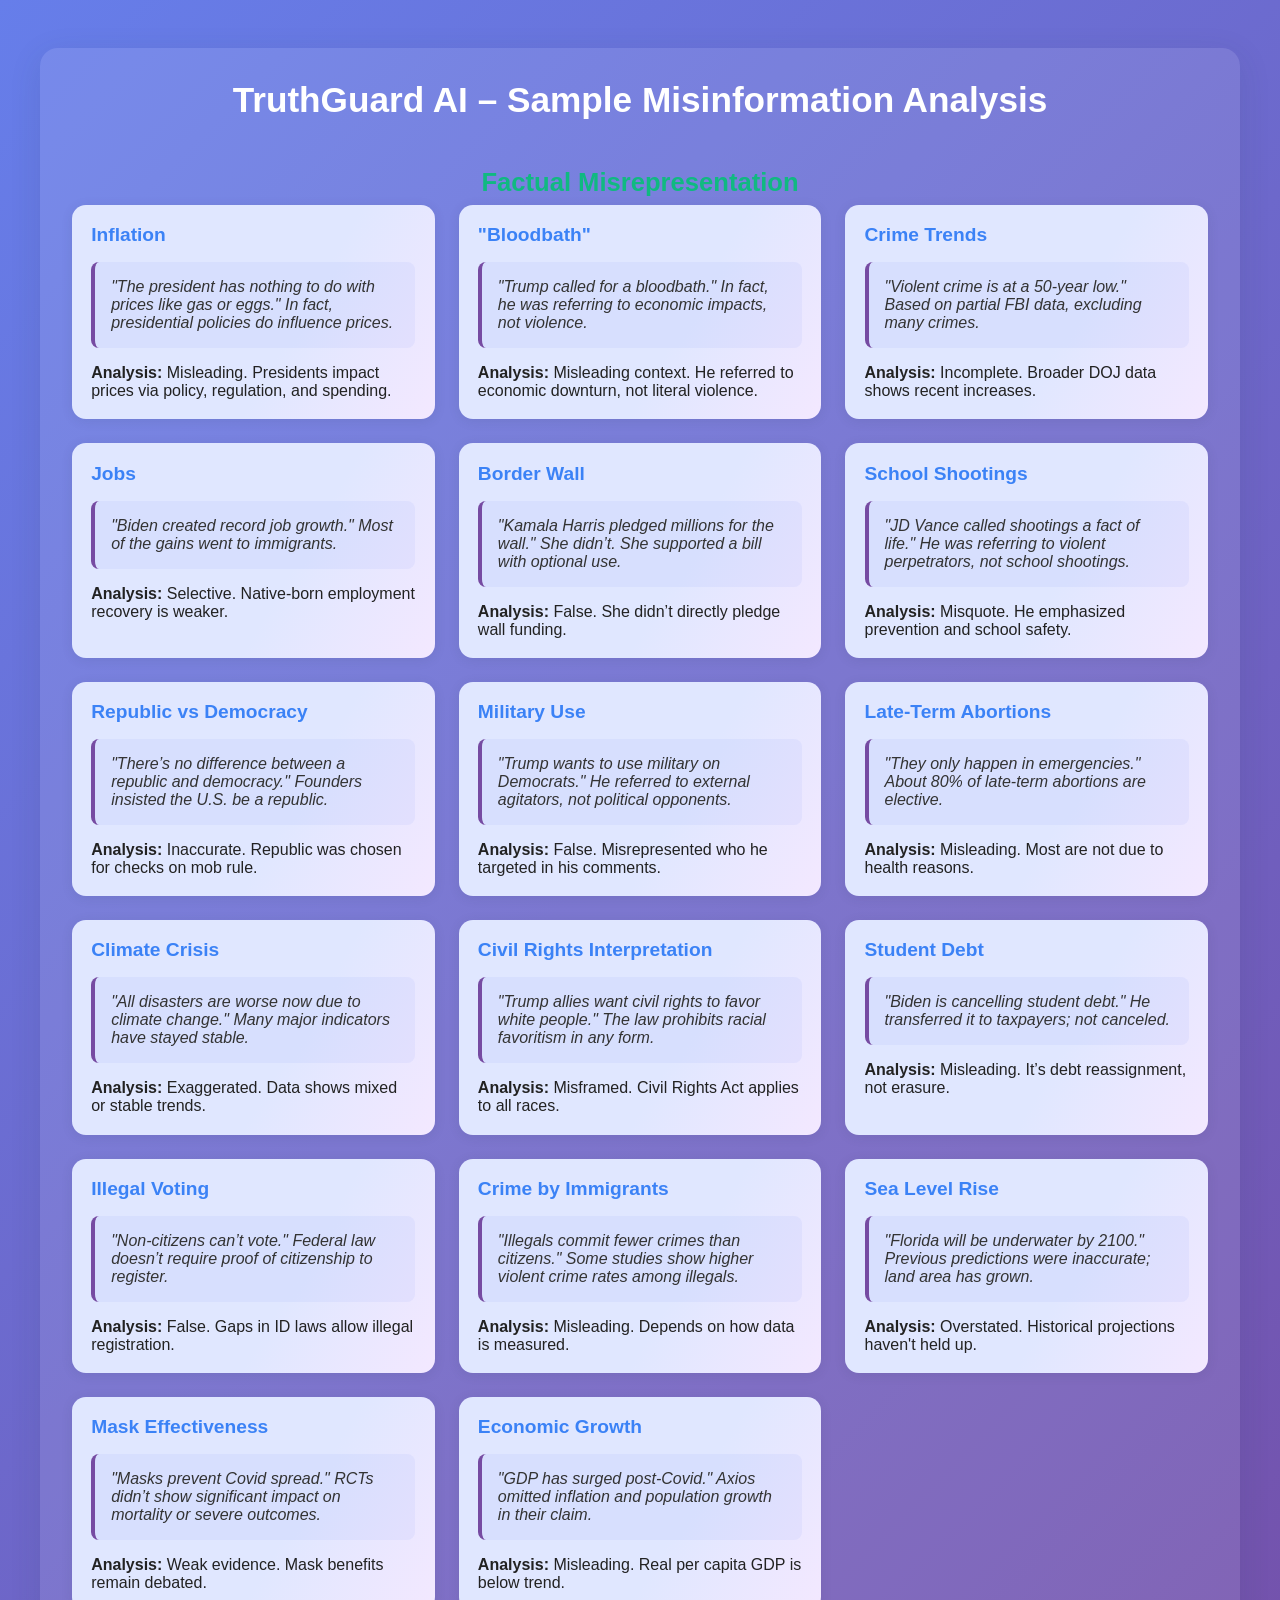
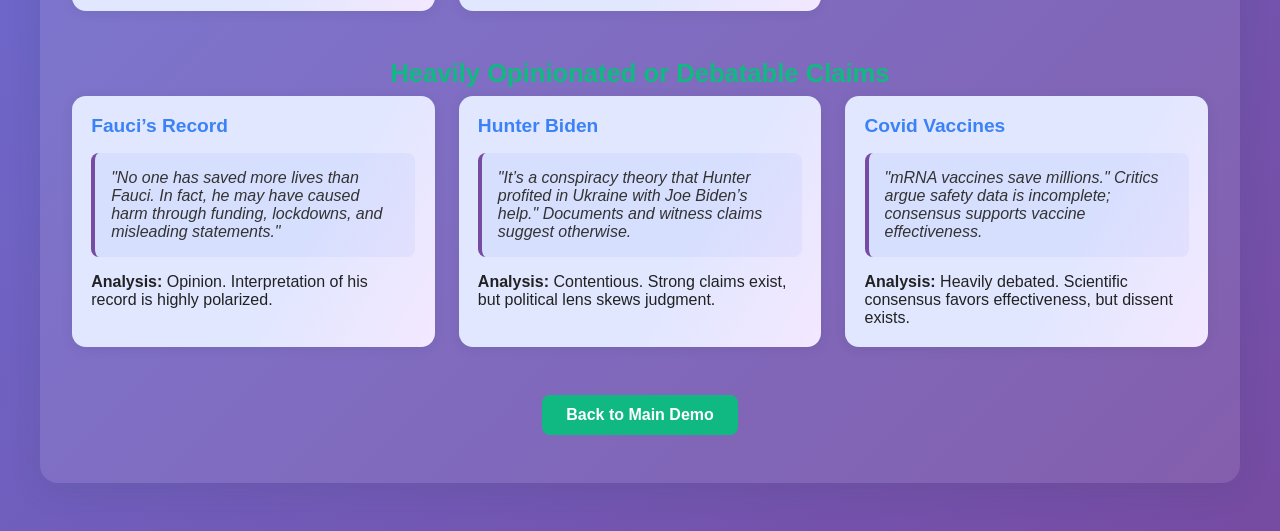
<file: sample-case.html>
<!DOCTYPE html>
<html lang="en">
<head>
    <meta charset="UTF-8">
    <title>Sample Case - TruthGuard AI</title>
    <link rel="stylesheet" href="styles.css">
    <style>
        body {
            min-height: 100vh;
            margin: 0;
            font-family: 'Inter', Arial, sans-serif;
            background: linear-gradient(135deg, #667eea 0%, #764ba2 100%);
            color: #fff;
        }
        .container {
            max-width: 1200px;
            margin: 3rem auto;
            background: rgba(255,255,255,0.10);
            border-radius: 18px;
            box-shadow: 0 8px 32px rgba(44, 62, 80, 0.12);
            padding: 2rem;
        }
        h1 {
            font-size: 2.2rem;
            font-weight: 700;
            color: #fff;
            text-align: center;
            margin-bottom: 2rem;
        }
        .grid {
            display: grid;
            grid-template-columns: repeat(auto-fit, minmax(340px, 1fr));
            gap: 1.5rem;
        }
        .sample-case-card {
            background: linear-gradient(120deg, #e0e7ff 60%, #f3e8ff 100%);
            color: #222;
            border-radius: 14px;
            box-shadow: 0 2px 12px rgba(44, 62, 80, 0.10);
            padding: 1.2rem;
        }
        h2 {
            font-size: 1.2rem;
            color: #3b82f6;
            margin-top: 0;
        }
        blockquote {
            background: rgba(103, 126, 234, 0.08);
            border-left: 4px solid #764ba2;
            padding: 1rem;
            font-style: italic;
            color: #333;
            border-radius: 8px;
            margin: 1rem 0;
        }
        .enter-button {
            display: inline-block;
            margin: 3rem auto 1rem;
            background: #10b981;
            color: #fff;
            padding: 0.7rem 1.5rem;
            border-radius: 8px;
            text-decoration: none;
            font-weight: 600;
            transition: background 0.2s, transform 0.2s;
        }
        .enter-button:hover {
            background: #059669;
            transform: translateY(-2px) scale(1.03);
        }
        .centered-button {
            text-align: center;
        }
        .section-title {
            margin-top: 3rem;
            font-size: 1.6rem;
            color: #10b981;
            text-align: center;
        }
    </style>
</head>
<body>
    <div class="container">
        <h1>TruthGuard AI – Sample Misinformation Analysis</h1>

        <h2 class="section-title">Factual Misrepresentation</h2>
        <div class="grid">
            <div class="sample-case-card">
                <h2>Inflation</h2>
                <blockquote>"The president has nothing to do with prices like gas or eggs." In fact, presidential policies do influence prices.</blockquote>
                <p><strong>Analysis:</strong> Misleading. Presidents impact prices via policy, regulation, and spending.</p>
            </div>

            <div class="sample-case-card">
                <h2>"Bloodbath"</h2>
                <blockquote>"Trump called for a bloodbath." In fact, he was referring to economic impacts, not violence.</blockquote>
                <p><strong>Analysis:</strong> Misleading context. He referred to economic downturn, not literal violence.</p>
            </div>

            <div class="sample-case-card">
                <h2>Crime Trends</h2>
                <blockquote>"Violent crime is at a 50-year low." Based on partial FBI data, excluding many crimes.</blockquote>
                <p><strong>Analysis:</strong> Incomplete. Broader DOJ data shows recent increases.</p>
            </div>

            <div class="sample-case-card">
                <h2>Jobs</h2>
                <blockquote>"Biden created record job growth." Most of the gains went to immigrants.</blockquote>
                <p><strong>Analysis:</strong> Selective. Native-born employment recovery is weaker.</p>
            </div>

            <div class="sample-case-card">
                <h2>Border Wall</h2>
                <blockquote>"Kamala Harris pledged millions for the wall." She didn’t. She supported a bill with optional use.</blockquote>
                <p><strong>Analysis:</strong> False. She didn’t directly pledge wall funding.</p>
            </div>

            <div class="sample-case-card">
                <h2>School Shootings</h2>
                <blockquote>"JD Vance called shootings a fact of life." He was referring to violent perpetrators, not school shootings.</blockquote>
                <p><strong>Analysis:</strong> Misquote. He emphasized prevention and school safety.</p>
            </div>

            <div class="sample-case-card">
                <h2>Republic vs Democracy</h2>
                <blockquote>"There’s no difference between a republic and democracy." Founders insisted the U.S. be a republic.</blockquote>
                <p><strong>Analysis:</strong> Inaccurate. Republic was chosen for checks on mob rule.</p>
            </div>

            <div class="sample-case-card">
                <h2>Military Use</h2>
                <blockquote>"Trump wants to use military on Democrats." He referred to external agitators, not political opponents.</blockquote>
                <p><strong>Analysis:</strong> False. Misrepresented who he targeted in his comments.</p>
            </div>

            <div class="sample-case-card">
                <h2>Late-Term Abortions</h2>
                <blockquote>"They only happen in emergencies." About 80% of late-term abortions are elective.</blockquote>
                <p><strong>Analysis:</strong> Misleading. Most are not due to health reasons.</p>
            </div>

            <div class="sample-case-card">
                <h2>Climate Crisis</h2>
                <blockquote>"All disasters are worse now due to climate change." Many major indicators have stayed stable.</blockquote>
                <p><strong>Analysis:</strong> Exaggerated. Data shows mixed or stable trends.</p>
            </div>

            <div class="sample-case-card">
                <h2>Civil Rights Interpretation</h2>
                <blockquote>"Trump allies want civil rights to favor white people." The law prohibits racial favoritism in any form.</blockquote>
                <p><strong>Analysis:</strong> Misframed. Civil Rights Act applies to all races.</p>
            </div>

            <div class="sample-case-card">
                <h2>Student Debt</h2>
                <blockquote>"Biden is cancelling student debt." He transferred it to taxpayers; not canceled.</blockquote>
                <p><strong>Analysis:</strong> Misleading. It’s debt reassignment, not erasure.</p>
            </div>

            <div class="sample-case-card">
                <h2>Illegal Voting</h2>
                <blockquote>"Non-citizens can’t vote." Federal law doesn’t require proof of citizenship to register.</blockquote>
                <p><strong>Analysis:</strong> False. Gaps in ID laws allow illegal registration.</p>
            </div>

            <div class="sample-case-card">
                <h2>Crime by Immigrants</h2>
                <blockquote>"Illegals commit fewer crimes than citizens." Some studies show higher violent crime rates among illegals.</blockquote>
                <p><strong>Analysis:</strong> Misleading. Depends on how data is measured.</p>
            </div>

            <div class="sample-case-card">
                <h2>Sea Level Rise</h2>
                <blockquote>"Florida will be underwater by 2100." Previous predictions were inaccurate; land area has grown.</blockquote>
                <p><strong>Analysis:</strong> Overstated. Historical projections haven't held up.</p>
            </div>

            <div class="sample-case-card">
                <h2>Mask Effectiveness</h2>
                <blockquote>"Masks prevent Covid spread." RCTs didn’t show significant impact on mortality or severe outcomes.</blockquote>
                <p><strong>Analysis:</strong> Weak evidence. Mask benefits remain debated.</p>
            </div>

            <div class="sample-case-card">
                <h2>Economic Growth</h2>
                <blockquote>"GDP has surged post-Covid." Axios omitted inflation and population growth in their claim.</blockquote>
                <p><strong>Analysis:</strong> Misleading. Real per capita GDP is below trend.</p>
            </div>
        </div>

        <h2 class="section-title">Heavily Opinionated or Debatable Claims</h2>
        <div class="grid">
            <div class="sample-case-card">
                <h2>Fauci’s Record</h2>
                <blockquote>"No one has saved more lives than Fauci. In fact, he may have caused harm through funding, lockdowns, and misleading statements."</blockquote>
                <p><strong>Analysis:</strong> Opinion. Interpretation of his record is highly polarized.</p>
            </div>

            <div class="sample-case-card">
                <h2>Hunter Biden</h2>
                <blockquote>"It’s a conspiracy theory that Hunter profited in Ukraine with Joe Biden’s help." Documents and witness claims suggest otherwise.</blockquote>
                <p><strong>Analysis:</strong> Contentious. Strong claims exist, but political lens skews judgment.</p>
            </div>

            <div class="sample-case-card">
                <h2>Covid Vaccines</h2>
                <blockquote>"mRNA vaccines save millions." Critics argue safety data is incomplete; consensus supports vaccine effectiveness.</blockquote>
                <p><strong>Analysis:</strong> Heavily debated. Scientific consensus favors effectiveness, but dissent exists.</p>
            </div>
        </div>

        <div class="centered-button">
            <a href="welcome.html" class="enter-button">Back to Main Demo</a>
        </div>
    </div>
</body>
</html>
</file>
<file: styles.css>
/* Reset and Base Styles */
* {
    margin: 0;
    padding: 0;
    box-sizing: border-box;
}

:root {
    --primary: #3b82f6;
    --primary-hover: #2563eb;
    --success: #10b981;
    --warning: #f59e0b;
    --error: #ef4444;
    --background: #ffffff;
    --foreground: #1f2937;
    --muted: #f9fafb;
    --muted-foreground: #6b7280;
    --border: #e5e7eb;
    --card: #ffffff;
    --card-foreground: #1f2937;
    --radius: 0.5rem;
}

body {
    font-family: 'Inter', Arial, sans-serif;
    background: linear-gradient(135deg, #667eea 0%, #764ba2 100%);
    color: var(--foreground);
    min-height: 100vh;
}

.container {
    max-width: 1200px;
    margin: 0 auto;
    padding: 2rem 1rem;
}

/* Header */
.header {
    background: rgba(255,255,255,0.10);
    box-shadow: 0 8px 32px rgba(44, 62, 80, 0.12);
    border-bottom: 1px solid var(--border);
    position: sticky;
    top: 0;
    z-index: 100;
}

.header-content {
    display: flex;
    align-items: center;
    justify-content: space-between;
    gap: 2rem;
}

.brand {
    display: flex;
    align-items: center;
    gap: 1rem;
}

.brand-icon {
    background: linear-gradient(135deg, #667eea 0%, #764ba2 100%);
    border-radius: 50%;
    width: 48px;
    height: 48px;
    display: flex;
    align-items: center;
    justify-content: center;
    color: #fff;
    font-size: 2rem;
}

.brand-title {
    font-size: 2rem;
    font-weight: 700;
    color: #fff;
}

.brand-subtitle {
    font-size: 1rem;
    color: #e0e7ff;
    margin-left: 0.5rem;
}

nav {
    display: flex;
    gap: 1rem;
}

.nav-link {
    background: none;
    border: none;
    color: #fff;
    font-size: 1rem;
    font-weight: 600;
    padding: 0.5rem 1.2rem;
    border-radius: 20px;
    cursor: pointer;
    transition: background 0.2s, color 0.2s;
}

.nav-link:hover,
.nav-link:focus {
    background: rgba(255,255,255,0.15);
    color: #ffd93d;
}

.nav-link-primary {
    background: #ffd93d;
    color: #333;
}

.mobile-menu-btn {
    display: none;
    background: none;
    border: none;
    color: #fff;
    font-size: 2rem;
    cursor: pointer;
}

.mobile-menu {
    display: none;
}

.college-logo-fixed {
    position: absolute;
    top: 1.5rem;
    left: 2rem;
    width: 80px;
    height: 80px;
    object-fit: contain;
    z-index: 10;
    background: none;
    border: none;
}

@media (max-width: 900px) {
    .college-logo-fixed {
        top: 1rem;
        left: 1rem;
        width: 60px;
        height: 60px;
    }
}

@media (max-width: 768px) {
    .header-content {
        flex-direction: column;
        align-items: flex-start;
        gap: 1rem;
    }
    nav {
        display: none;
    }
    .mobile-menu-btn {
        display: block;
    }
    .mobile-menu {
        display: block;
        position: absolute;
        top: 100%;
        left: 0;
        width: 100%;
        background: rgba(44,62,80,0.98);
        z-index: 999;
        padding: 1rem 0;
        box-shadow: 0 8px 32px rgba(44, 62, 80, 0.12);
        border-bottom-left-radius: 1rem;
        border-bottom-right-radius: 1rem;
    }
    .mobile-nav {
        display: flex;
        flex-direction: column;
        gap: 1rem;
        align-items: center;
    }
    .mobile-nav-link {
        background: none;
        border: none;
        color: #fff;
        font-size: 1.1rem;
        font-weight: 600;
        padding: 0.7rem 2rem;
        border-radius: 20px;
        cursor: pointer;
        transition: background 0.2s, color 0.2s;
    }
    .mobile-nav-link-primary {
        background: #ffd93d;
        color: #333;
    }
}

/* Detection Section */
.detection-section {
    background: rgba(255,255,255,0.10);
    border-radius: 18px;
    box-shadow: 0 8px 32px rgba(44, 62, 80, 0.12);
    margin-top: 2rem;
    margin-bottom: 2rem;
    padding: 2rem 0;
}

.section-header {
    text-align: center;
    margin-bottom: 2rem;
}

.section-title {
    font-size: 2.2rem;
    font-weight: 700;
    color: #fff;
    margin-bottom: 0.5rem;
}

.section-description {
    color: #e0e7ff;
    font-size: 1.1rem;
    opacity: 0.9;
}

/* Detection Form */
.detection-form-card {
    background: #fff;
    border-radius: 1rem;
    box-shadow: 0 2px 12px rgba(44, 62, 80, 0.10);
    padding: 2rem;
    margin-bottom: 2rem;
    max-width: 700px;
    margin-left: auto;
    margin-right: auto;
}

.detection-form {
    display: flex;
    flex-direction: column;
    gap: 1.5rem;
}

.form-group {
    display: flex;
    flex-direction: column;
    gap: 0.5rem;
}

.form-label {
    font-weight: 600;
    color: #3b82f6;
}

.form-textarea {
    border: 1px solid var(--border);
    border-radius: 0.5rem;
    padding: 1rem;
    font-size: 1.1rem;
    min-height: 120px;
    resize: vertical;
    font-family: inherit;
    background: #f9fafb;
    color: #222;
    transition: border 0.2s;
}

.form-textarea:focus {
    border-color: #3b82f6;
    outline: none;
}

.form-actions {
    display: flex;
    gap: 1rem;
    justify-content: flex-end;
}

.btn {
    padding: 0.7rem 2rem;
    border-radius: 8px;
    border: none;
    font-size: 1.1rem;
    font-weight: 600;
    cursor: pointer;
    transition: background 0.2s, transform 0.2s;
    display: flex;
    align-items: center;
    gap: 0.5rem;
}

.btn:disabled {
    opacity: 0.6;
    cursor: not-allowed;
}

.btn-primary {
    background: #3b82f6;
    color: #fff;
}

.btn-primary:hover:not(:disabled) {
    background: #2563eb;
    transform: translateY(-2px) scale(1.03);
}

.btn-secondary {
    background: #e0e7ff;
    color: #3b82f6;
}

.btn-secondary:hover:not(:disabled) {
    background: #c7d2fe;
    color: #1e40af;
    transform: translateY(-2px) scale(1.03);
}

/* Results Section */
.results-section {
    margin-top: 2rem;
}

.results-card {
    background: #fff;
    border-radius: 1rem;
    box-shadow: 0 2px 12px rgba(44, 62, 80, 0.10);
    padding: 2rem;
    margin-bottom: 2rem;
}

.results-header {
    display: flex;
    align-items: center;
    justify-content: space-between;
    margin-bottom: 1rem;
}

.results-title {
    font-size: 1.5rem;
    font-weight: 700;
    color: #3b82f6;
}

.processing-time {
    color: #6b7280;
    font-size: 0.95rem;
    display: flex;
    align-items: center;
    gap: 0.3rem;
}

/* Confidence Score */
.confidence-section {
    margin-bottom: 1.5rem;
}

.confidence-header {
    display: flex;
    align-items: center;
    justify-content: space-between;
    margin-bottom: 0.5rem;
}

.confidence-label {
    color: #6b7280;
    font-size: 1rem;
}

.confidence-score {
    font-size: 1.3rem;
    font-weight: 700;
    color: #3b82f6;
}

.confidence-score.high {
    color: #10b981;
}
.confidence-score.medium {
    color: #f59e0b;
}
.confidence-score.low {
    color: #ef4444;
}

.progress-bar {
    width: 100%;
    height: 12px;
    background: #e5e7eb;
    border-radius: 6px;
    overflow: hidden;
    margin-bottom: 0.5rem;
}

.progress-fill {
    height: 100%;
    background: #3b82f6;
    transition: width 0.4s;
}

.progress-fill.high {
    background: #10b981;
}
.progress-fill.medium {
    background: #f59e0b;
}
.progress-fill.low {
    background: #ef4444;
}

.progress-labels {
    display: flex;
    justify-content: space-between;
    font-size: 0.95rem;
    color: #6b7280;
    opacity: 0.8;
}

/* Result Cards */
.result-cards {
    display: flex;
    gap: 1.5rem;
    margin-bottom: 1.5rem;
    flex-wrap: wrap;
}

.result-card {
    flex: 1 1 250px;
    background: #f9fafb;
    border-radius: 0.8rem;
    padding: 1.2rem;
    box-shadow: 0 1px 6px rgba(44, 62, 80, 0.07);
    min-width: 220px;
}

.result-card-header {
    display: flex;
    align-items: center;
    gap: 0.7rem;
    margin-bottom: 0.5rem;
}

.result-card-title {
    font-size: 1.1rem;
    font-weight: 700;
    color: #3b82f6;
}

.result-card-description {
    font-size: 1rem;
    color: #374151;
    opacity: 0.9;
}

/* Analysis Breakdown */
.analysis-breakdown {
    margin-bottom: 1.5rem;
}

.breakdown-title {
    font-size: 1.1rem;
    font-weight: 700;
    color: #3b82f6;
    margin-bottom: 0.7rem;
}

.factors-list {
    display: flex;
    flex-direction: column;
    gap: 0.7rem;
}

.factor-item {
    background: #e0e7ff;
    border-radius: 0.5rem;
    padding: 0.7rem 1rem;
    display: flex;
    align-items: center;
    gap: 1rem;
}

.factor-content {
    flex: 1;
}

.factor-text {
    font-size: 1rem;
    color: #222;
}

.factor-risk {
    font-size: 0.95rem;
    font-weight: 600;
    padding: 0.3rem 0.8rem;
    border-radius: 1rem;
    background: #f3f4f6;
    color: #6b7280;
}

.factor-risk.high {
    background: #fee2e2;
    color: #ef4444;
}
.factor-risk.medium {
    background: #fef9c3;
    color: #f59e0b;
}
.factor-risk.low {
    background: #d1fae5;
    color: #10b981;
}

/* Recommendation */
.recommendation {
    background: #e0e7ff;
    border-radius: 0.7rem;
    padding: 1rem 1.2rem;
    margin-bottom: 1.5rem;
}

.recommendation-title {
    font-size: 1rem;
    font-weight: 700;
    color: #3b82f6;
    margin-bottom: 0.3rem;
}

.recommendation-text {
    color: #374151;
    font-size: 1rem;
}

/* Sample Articles */
.samples-section {
    margin-top: 2rem;
    margin-bottom: 2rem;
}

.samples-grid {
    display: grid;
    grid-template-columns: repeat(auto-fit, minmax(260px, 1fr));
    gap: 1.5rem;
    margin-top: 2rem;
}

.sample-card {
    background: linear-gradient(120deg, #e0e7ff 60%, #f3e8ff 100%);
    color: #222;
    border-radius: 14px;
    box-shadow: 0 2px 12px rgba(44, 62, 80, 0.10);
    padding: 1.2rem;
    transition: transform 0.2s;
}

.sample-card:hover {
    transform: translateY(-4px) scale(1.03);
}

.sample-card-header {
    display: flex;
    align-items: center;
    gap: 0.7rem;
    margin-bottom: 0.5rem;
}

.sample-badge {
    font-size: 0.85rem;
    font-weight: 700;
    padding: 0.2rem 0.8rem;
    border-radius: 1rem;
    background: #e0e7ff;
    color: #3b82f6;
}

.sample-badge.real {
    background: #d1fae5;
    color: #10b981;
}
.sample-badge.fake {
    background: #fee2e2;
    color: #ef4444;
}
.sample-badge.misleading {
    background: #fef9c3;
    color: #f59e0b;
}

.sample-title {
    font-size: 1.1rem;
    font-weight: 700;
    color: #3b82f6;
}

.sample-description {
    font-size: 0.98rem;
    color: #374151;
    opacity: 0.9;
}

/* Risk Radar Chart */
.risk-radar-section {
    margin-top: 2rem;
    margin-bottom: 2rem;
    text-align: center;
}

.radar-container {
    display: flex;
    flex-direction: column;
    align-items: center;
}

.radar-legend {
    display: flex;
    gap: 1.5rem;
    margin-top: 1rem;
    justify-content: center;
}

.legend-item {
    display: flex;
    align-items: center;
    gap: 0.5rem;
    font-size: 0.95rem;
    color: #374151;
}

.legend-color {
    display: inline-block;
    width: 16px;
    height: 16px;
    border-radius: 4px;
}

.legend-color.medical { background: #3b82f6; }
.legend-color.political { background: #ef4444; }
.legend-color.economic { background: #f59e0b; }
.legend-color.social { background: #10b981; }

/* Education Section */
.education-section {
    margin-top: 2rem;
    margin-bottom: 2rem;
}

.education-cards {
    display: grid;
    grid-template-columns: repeat(auto-fit, minmax(220px, 1fr));
    gap: 1.5rem;
    margin-top: 2rem;
}

.education-card {
    background: #fff;
    border-radius: 1rem;
    box-shadow: 0 2px 12px rgba(44, 62, 80, 0.10);
    padding: 1.2rem;
    text-align: center;
}

.education-icon {
    font-size: 2.2rem;
    margin-bottom: 0.7rem;
    display: flex;
    align-items: center;
    justify-content: center;
}

.education-icon-primary { color: #3b82f6; }
.education-icon-success { color: #10b981; }
.education-icon-warning { color: #f59e0b; }
.education-icon-error { color: #ef4444; }

.education-card-title {
    font-size: 1.1rem;
    font-weight: 700;
    color: #3b82f6;
}

.education-card-description {
    font-size: 0.98rem;
    color: #374151;
    opacity: 0.9;
}

/* AI Explanation */
.ai-explanation {
    margin-top: 2.5rem;
}

.ai-explanation-title {
    font-size: 1.2rem;
    font-weight: 700;
    color: #3b82f6;
    margin-bottom: 1rem;
}

.ai-features {
    display: flex;
    gap: 1.5rem;
    flex-wrap: wrap;
    justify-content: center;
}

.ai-feature {
    background: #f9fafb;
    border-radius: 0.8rem;
    padding: 1rem;
    min-width: 220px;
    max-width: 300px;
    flex: 1 1 220px;
    text-align: center;
    box-shadow: 0 1px 6px rgba(44, 62, 80, 0.07);
}

.ai-feature-icon {
    font-size: 2rem;
    margin-bottom: 0.5rem;
    display: flex;
    align-items: center;
    justify-content: center;
}

.ai-feature-icon-blue { color: #3b82f6; }
.ai-feature-icon-green { color: #10b981; }
.ai-feature-icon-purple { color: #764ba2; }

.ai-feature-title {
    font-size: 1rem;
    font-weight: 700;
    color: #3b82f6;
}

.ai-feature-description {
    font-size: 0.98rem;
    color: #374151;
    opacity: 0.9;
}

/* Analytics Section */
.analytics-section {
    margin-top: 2rem;
    margin-bottom: 2rem;
}

.analytics-stats {
    display: flex;
    gap: 1.5rem;
    margin-top: 2rem;
    flex-wrap: wrap;
    justify-content: center;
}

.stat-card {
    background: #fff;
    border-radius: 1rem;
    box-shadow: 0 2px 12px rgba(44, 62, 80, 0.10);
    padding: 1.2rem;
    min-width: 180px;
    text-align: center;
}

.stat-value {
    font-size: 2rem;
    font-weight: 700;
    color: #3b82f6;
}

.stat-label {
    font-size: 1rem;
    color: #6b7280;
    margin-top: 0.3rem;
}

/* Recent Activity */
.recent-activity {
    margin-top: 2.5rem;
}

.activity-title {
    font-size: 1.1rem;
    font-weight: 700;
    color: #3b82f6;
    margin-bottom: 1rem;
}

.activity-list {
    display: flex;
    flex-direction: column;
    gap: 1rem;
}

.activity-item {
    background: #f9fafb;
    border-radius: 0.8rem;
    padding: 1rem;
    display: flex;
    align-items: center;
    gap: 1rem;
    box-shadow: 0 1px 6px rgba(44, 62, 80, 0.07);
}

.activity-item-content {
    display: flex;
    align-items: center;
    gap: 1rem;
    flex: 1;
}

.activity-dot {
    width: 16px;
    height: 16px;
    border-radius: 50%;
    background: #e0e7ff;
}

.activity-dot.success { background: #10b981; }
.activity-dot.warning { background: #f59e0b; }
.activity-dot.error { background: #ef4444; }

.activity-details {
    display: flex;
    flex-direction: column;
    gap: 0.2rem;
}

.activity-title-text {
    font-size: 1rem;
    font-weight: 700;
    color: #3b82f6;
}

.activity-subtitle {
    font-size: 0.95rem;
    color: #374151;
    opacity: 0.8;
}

.activity-category {
    font-size: 0.95rem;
    font-weight: 600;
    color: #6b7280;
    background: #e0e7ff;
    border-radius: 1rem;
    padding: 0.3rem 0.8rem;
}

/* Footer */
.footer {
    background: rgba(255,255,255,0.10);
    border-top: 1px solid var(--border);
    margin-top: 2rem;
    padding: 2rem 0 1rem 0;
}

.footer-content {
    display: flex;
    gap: 2rem;
    flex-wrap: wrap;
    justify-content: space-between;
    margin-bottom: 1.5rem;
}

.footer-brand {
    flex: 1 1 220px;
}

.footer-brand-header {
    display: flex;
    align-items: center;
    gap: 0.7rem;
    margin-bottom: 0.5rem;
}

.footer-brand-icon {
    font-size: 2rem;
    color: #3b82f6;
}

.footer-brand-title {
    font-size: 1.2rem;
    font-weight: 700;
    color: #3b82f6;
}

.footer-brand-description {
    color: #374151;
    font-size: 0.98rem;
    opacity: 0.9;
    margin-bottom: 0.7rem;
}

.footer-social {
    display: flex;
    gap: 1rem;
    margin-top: 0.5rem;
}

.social-link {
    color: #3b82f6;
    font-size: 1.2rem;
    transition: color 0.2s;
}

.social-link:hover {
    color: #10b981;
}

.footer-links {
    flex: 1 1 180px;
}

.footer-links-title {
    font-size: 1rem;
    font-weight: 700;
    color: #3b82f6;
    margin-bottom: 0.5rem;
}

.footer-links-list {
    list-style: none;
    padding: 0;
    margin: 0;
    display: flex;
    flex-direction: column;
    gap: 0.5rem;
}

.footer-link {
    background: none;
    border: none;
    color: #374151;
    font-size: 0.98rem;
    text-align: left;
    cursor: pointer;
    text-decoration: none;
    transition: color 0.2s;
}

.footer-link:hover {
    color: #3b82f6;
    text-decoration: underline;
}

.footer-bottom {
    display: flex;
    flex-direction: column;
    align-items: center;
    gap: 0.3rem;
    color: #6b7280;
    font-size: 0.95rem;
    opacity: 0.8;
}

/* Toast Notification */
.toast {
    position: fixed;
    bottom: 2rem;
    right: 2rem;
    background: #fff;
    color: #222;
    border-radius: 1rem;
    box-shadow: 0 2px 12px rgba(44, 62, 80, 0.10);
    padding: 1.2rem 2rem;
    display: none;
    z-index: 9999;
    min-width: 280px;
    max-width: 350px;
    animation: fadeIn 0.3s;
}

.toast.show {
    display: block;
}

.toast-content {
    display: flex;
    align-items: center;
    gap: 1rem;
}

.toast-icon {
    font-size: 1.5rem;
    color: #10b981;
}

.toast.error .toast-icon {
    color: #ef4444;
}

.toast-message {
    display: flex;
    flex-direction: column;
    gap: 0.2rem;
}

.toast-title {
    font-weight: 700;
    color: #222;
}

.toast-description {
    color: #374151;
    font-size: 0.98rem;
    opacity: 0.9;
}

@keyframes fadeIn {
    from { opacity: 0; transform: translateY(20px);}
    to { opacity: 1; transform: translateY(0);}
}

/* Loading Skeletons */
.loading-skeleton {
    background: linear-gradient(90deg, #e0e7ff 25%, #f3e8ff 50%, #e0e7ff 75%);
    background-size: 200% 100%;
    animation: loading 1.2s infinite linear;
    border-radius: 6px;
}

@keyframes loading {
    0% { background-position: 200% 0; }
    100% { background-position: -200% 0; }
}

.loading-skeleton-text {
    width: 60%;
    height: 18px;
    margin-bottom: 0.7rem;
}

.loading-skeleton-large {
    width: 100%;
    height: 32px;
    margin-bottom: 0.7rem;
}

.loading-skeleton-medium {
    width: 80%;
    height: 22px;
    margin-bottom: 0.7rem;
}

.loading-skeleton-block {
    width: 100%;
    height: 60px;
    margin-bottom: 0.7rem;
}

.loading-skeleton-badge {
    width: 60px;
    height: 20px;
}

.loading-skeleton-icon {
    width: 32px;
    height: 32px;
}

.loading-skeleton-title {
    width: 80%;
    height: 18px;
    margin-bottom: 0.5rem;
}

.loading-skeleton-description {
    width: 100%;
    height: 14px;
}

.loading-skeleton-stat {
    width: 60px;
    height: 28px;
    margin: 0 auto;
}

.loading-skeleton-dot {
    width: 16px;
    height: 16px;
    border-radius: 50%;
}

.loading-skeleton-activity-title {
    width: 80px;
    height: 14px;
    margin-bottom: 0.2rem;
}

.loading-skeleton-activity-subtitle {
    width: 120px;
    height: 12px;
}

.loading-skeleton-category {
    width: 60px;
    height: 16px;
    border-radius: 1rem;
}

/* Responsive Design */
@media (max-width: 1024px) {
    .container {
        padding: 1rem 0.5rem;
    }
    .analytics-stats {
        flex-direction: column;
        gap: 1rem;
    }
    .footer-content {
        flex-direction: column;
        gap: 1.5rem;
    }
}

@media (max-width: 768px) {
    .detection-form-card,
    .results-card,
    .stat-card,
    .education-card,
    .sample-card {
        padding: 1rem;
    }
    .samples-grid,
    .education-cards {
        grid-template-columns: 1fr;
    }
    .analytics-stats {
        flex-direction: column;
        gap: 1rem;
    }
    .footer-content {
        flex-direction: column;
        gap: 1.5rem;
    }
    .header-content {
        flex-direction: column;
        align-items: flex-start;
        gap: 1rem;
    }
    .college-logo-fixed {
        position: static;
        margin: 1rem auto;
        display: block;
    }
}

@media (max-width: 480px) {
    .container {
        padding: 0.5rem 0.2rem;
    }
    .section-title {
        font-size: 1.3rem;
    }
    .brand-title {
        font-size: 1.3rem;
    }
}
</file>
